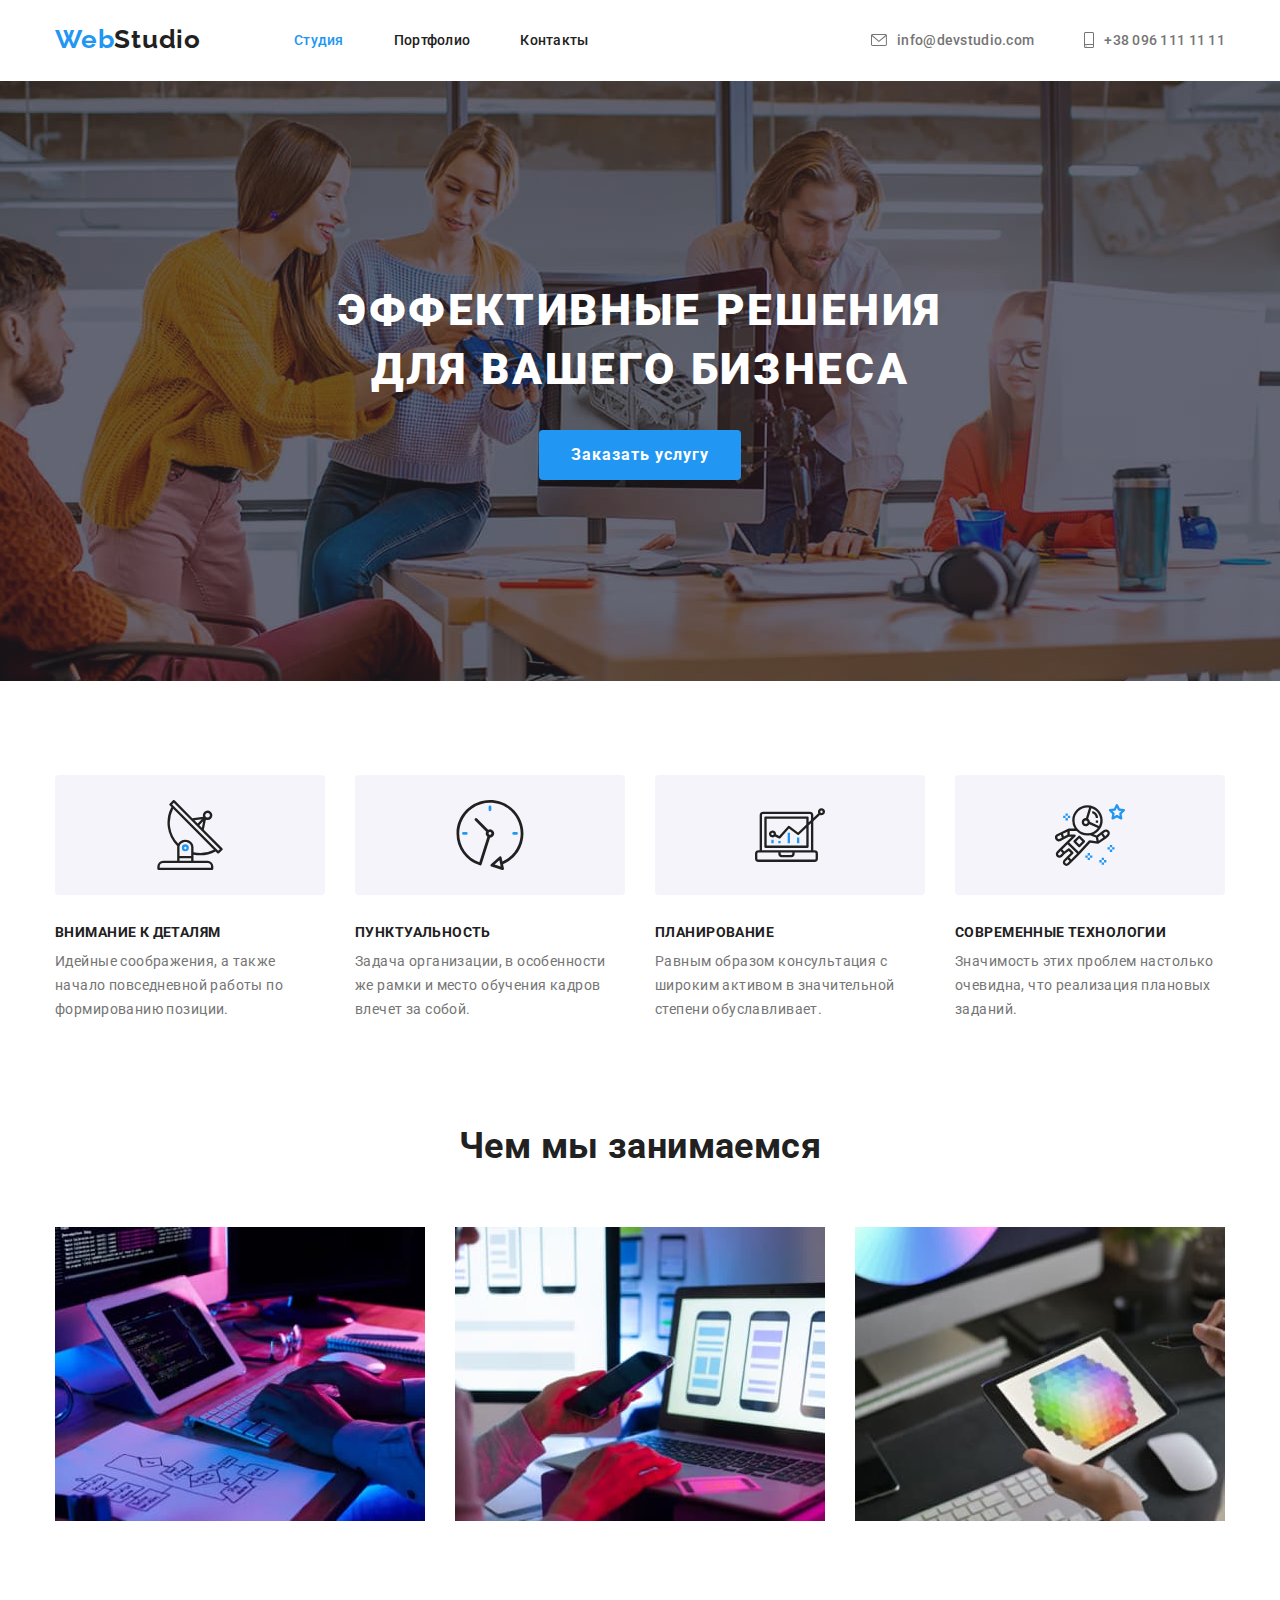
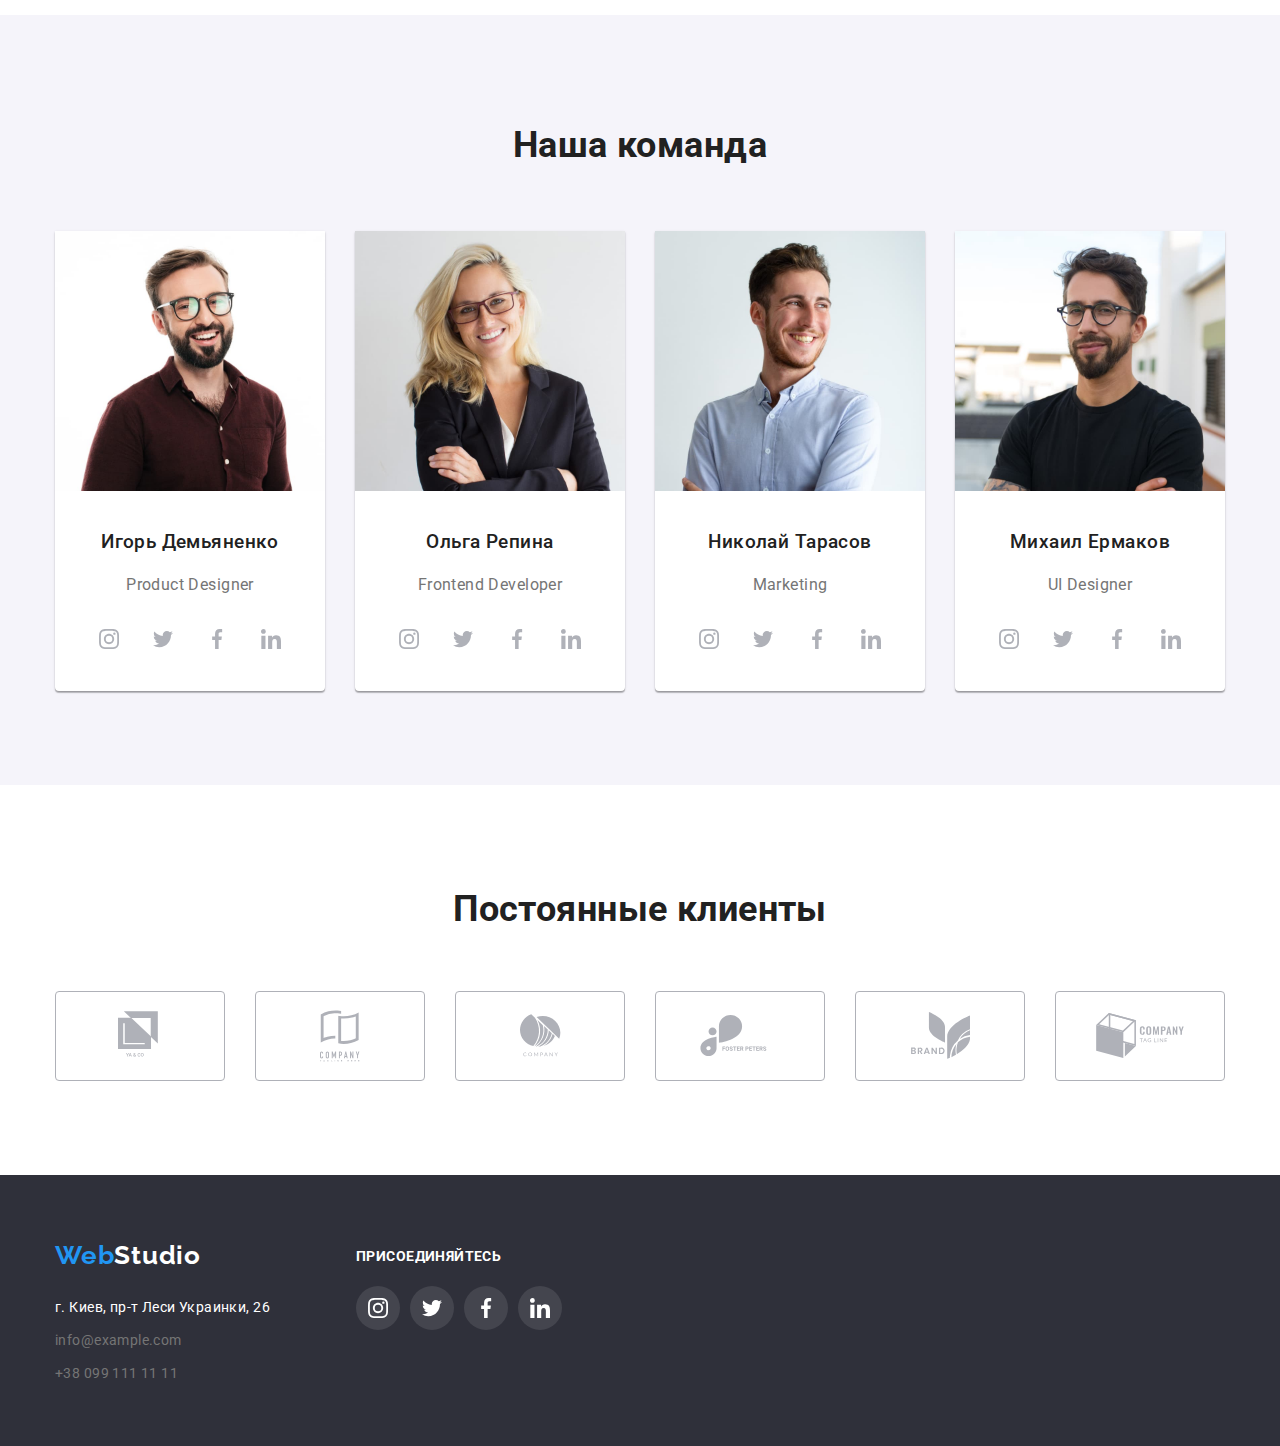
<file: index.html>
<!DOCTYPE html>
<html lang="ru">
<head>
    <meta charset="UTF-8">
    <meta name="viewport" content="width=device-width, initial-scale=1.0">
    <title>Document</title>
    <link rel="preconnect" href="https://cdnjs.cloudflare.com/ajax/libs/modern-normalize/1.0.0/modern-normalize.min.css">
    <link
        href="https://fonts.googleapis.com/css2?family=Raleway:wght@700&family=Roboto:ital,wght@0,400;0,500;0,900;1,700&display=swap"
        rel="stylesheet">
   
    
    <link rel="stylesheet" href="./css/style.css">
</head>
<body>
<!--Header-->
<header class="header">
    <div class="conteiner">
        <a href="./index.html" class="link"><span class="web-logo">Web</span><span class="logo-header">Studio</span></a>
        <nav>
        <ul class="list site-nav">
            <li class="item">
                <a href="./index.html" class="nav-header  current link">Студия</a>
            </li>
            <li class="item">
                <a href="./portfolio.html" class="nav-header link">Портфолио</a>
            </li>
            <li class="item">
                <a href="./contacts.html" class="nav-header link">Контакты</a>
            </li>
        </ul>
    </nav>
    <address class="header-contacts">
        <a href="mailto:info@devstudio.com" class="adress-header link item">
            
                <svg class="icon" width="16px" height="12px">
                    <use class="mail" href="./images/icon.svg#icon-envelope"></use>
                </svg>
                <span>info@devstudio.com</span></a>
        <a href="tel:+380961111111" class="adress-header link item">
            <svg class="icon" width="10px" height="16px">
                <use href="./images/icon.svg#icon-smartphone"></use>
            </svg>
            <span>+38 096 111 11 11</span></a>
    </address>
</div> 
</header>
<!--Main-->
<main>
    <section class="hero center">
        <div class="overlay link">
        <div class="title-hero">
            <h1 class="title">Эффективные решения для вашего бизнеса</h1>
        </div>
        <a href="" class="hero-link link center">Заказать услугу</a>
    </div>
    </section>
        <section class="company">
        <div class="conteiner">
        <h2 class="title-advantage visvally-hiden">преимущества компании</h2>
        <ul class="list list-company">
            <li class="adv-list">
                <div class="box">
                    <svg class="icon antenna">
                        <use href="./images/icon.svg#icon-antenna">
                        </use>
                    </svg>                    
                </div>
                <h3 class="title-list">Внимание к деталям</h3>
                <p class="point">Идейные соображения, а также начало повседневной работы по формированию позиции.</p>
            </li>
            <li class="adv-list"> 
                <div class="box">
                    <svg class="icon clock">
                        <use href="./images/icon.svg#icon-clock">
                        </use>
                    </svg>
                </div>
                <h3 class="title-list">Пунктуальность</h3>
                <p class="point">Задача организации, в особенности же рамки и место обучения кадров влечет за собой.</p>
            </li>
            <li class="adv-list">
                <div class="box">
                    <svg class="icon diagram">
                        <use href="./images/icon.svg#icon-diagram">
                        </use>
                    </svg>
                </div>
                <h3 class="title-list">Планирование</h3>
                <p class="point">Равным образом консультация с широким активом в значительной степени обуславливает.</p>
            </li>
            <li class="adv-list">
                <div class="box">
                    <svg class="icon astronaut">
                        <use href="./images/icon.svg#icon-astronaut">
                        </use>
                    </svg>
                </div>
                <h3 class="title-list">Современные технологии</h3>
                <p class="point">Значимость этих проблем настолько очевидна, что реализация плановых заданий.</p>
            </li>
        </ul>
    </div>
    </section>

<section class="work section">
    <div class="conteiner">
        <h2 class="center title-advantage">Чем мы занимаемся</h2>
        <ul class="list works">
            <li class="item-work">
                <a class="link-work" href="">
                    <img class="photo-works" src="./images/img1.jpg"  alt="человек печатает на ноутбуке"  width="100%">
                </a>
            </li>
            <li class="item-work">
                <a class="link-work" href="">
                    <img class="photo-works" src="./images/img2.jpg" alt="девушка  использует  телефон при работе с ноутбуком" width="100%">
                </a>
            </li>
            <li class="item-work">
                <a class="link-work" href="">
                    <img class="photo-works" src="./images/img3.jpg" alt="используется планшет для рисования" width="100%">
                </a>
            </li>
        </ul>
    </div>
    </section>
    <section class="team center section">
        <div class="conteiner">
            <h2 class="title-advantage center">Наша команда</h2>
            <ul class="list card-team">
                <li class="photo-team">
                    <img class="img-photo" src="./images/foto-product-designer.jpg" alt="специалист по дизайну продукта" width="100%">
                    <h3 class="title-item">Игорь Демьяненко</h3>
                    <p lang="en">Product Designer</p>
                    <div class="box-network">
                        <ul class="list list-network">
                            <li class="item-network">
                                <a class="link-icon" href="">
                                    <svg class="icon">
                                        <use href="./images/icon.svg#icon-instagram"></use>
                                    </svg>
                                </a>
                            </li>
                            <li class="item-network">
                                <a class="link-icon" href="">
                                    <svg class="icon">
                                        <use href="./images/icon.svg#icon-twitter"></use>
                                    </svg>
                                </a>
                            </li>
                            <li class="item-network">
                                <a class="link-icon" href="">
                                    <svg class="icon">
                                        <use href="./images/icon.svg#icon-facebook"></use>
                                    </svg>
                                </a>
                            </li>
                            <li class="item-network">
                                <a class="link-icon" href="">
                                    <svg class="icon">
                                        <use href="./images/icon.svg#icon-linkedin"></use>
                                    </svg>
                                </a>
                            </li>
                        </ul>
                    </div>
                </li>
                <li class="photo-team">
                    <img class="img-photo" src="./images/foto-frontend-developer.jpg" alt="специалист фронтент разработки" width="100%">
                    <h3 class="title-item">Ольга Репина</h3>
                    <p lang="en">Frontend Developer</p>
                    <div class="box-network">
                        <ul class="list list-network">
                            <li class="item-network">
                                <a class="link-icon" href="">
                                    <svg class="icon">
                                        <use href="./images/icon.svg#icon-instagram"></use>
                                    </svg>
                                </a>
                            </li>
                            <li class="item-network">
                                <a class="link-icon" href="">
                                    <svg class="icon">
                                        <use href="./images/icon.svg#icon-twitter"></use>
                                    </svg>
                                </a>
                            </li>
                            <li class="item-network">
                                <a class="link-icon" href="">
                                    <svg class="icon">
                                        <use href="./images/icon.svg#icon-facebook"></use>
                                    </svg>
                                </a>
                            </li>
                            <li class="item-network">
                                <a class="link-icon" href="">
                                    <svg class="icon">
                                        <use href="./images/icon.svg#icon-linkedin"></use>
                                    </svg>
                                </a>
                            </li>
                        </ul>
                    </div>
                </li>
                <li class="photo-team">
                    <img class="img-photo" src="./images/foto-marketing.jpg" alt="маркетолог" width="100%">
                    <h3 class="title-item">Николай Тарасов</h3>
                    <p lang="en">Marketing</p>
                    <div class="box-network">
                        <ul class="list list-network">
                            <li class="item-network">
                                <a class="link-icon" href="">
                                    <svg class="icon">
                                        <use href="./images/icon.svg#icon-instagram"></use>
                                    </svg>
                                </a>
                            </li>
                            <li class="item-network">
                                <a class="link-icon" href="">
                                    <svg class="icon">
                                        <use href="./images/icon.svg#icon-twitter"></use>
                                    </svg>
                                </a>
                            </li>
                            <li class="item-network">
                                <a class="link-icon" href="">
                                    <svg class="icon">
                                        <use href="./images/icon.svg#icon-facebook"></use>
                                    </svg>
                                </a>
                            </li>
                            <li class="item-network">
                                <a class="link-icon" href="">
                                    <svg class="icon">
                                        <use href="./images/icon.svg#icon-linkedin"></use>
                                    </svg>
                                </a>
                            </li>
                        </ul>
                    </div>
                </li>
                <li class="photo-team">
                    <img class="img-photo" src="./images/foto-ui-designer.jpg" alt="специалист по дизайну интерфейса" width="270">
                    <h3 class="title-item">Михаил Ермаков</h3>
                    <p lang="en">UI Designer</p>
                    <div class="box-network">
                        <ul class="list list-network">
                            <li class="item-network">
                                <a class="link-icon" href="">
                                    <svg class="icon">
                                        <use href="./images/icon.svg#icon-instagram"></use>
                                    </svg>
                                </a>
                            </li>
                            <li class="item-network">
                                <a class="link-icon" href="">
                                    <svg class="icon">
                                        <use href="./images/icon.svg#icon-twitter"></use>
                                    </svg>
                                </a>
                            </li>
                            <li class="item-network">
                                <a class="link-icon" href="">
                                    <svg class="icon">
                                        <use href="./images/icon.svg#icon-facebook"></use>
                                    </svg>
                                </a>
                            </li>
                            <li class="item-network">
                                <a class="link-icon" href="">
                                    <svg class="icon">
                                        <use href="./images/icon.svg#icon-linkedin"></use>
                                    </svg>
                                </a>
                            </li>
                        </ul>
                    </div> 
                </li>
            </ul>
        </div>
    </section>
        <section class="clients section">            
                <div class="conteiner">
                    <h2 class="title-advantage center">Постоянные клиенты</h2>
                    <ul class="clients-list list">
                        <li class="item-client company1"><a class="link-company" href=""><svg class="icon" width="44px" height="49px">
                                    <use href="./images/icon.svg#icon-company1">
                                    </use>
                                </svg></a></li>
                        <li class="item-client company2"><a class="link-company" href=""><svg class="icon" width="40px" height="52px">
                                    <use href="./images/icon.svg#icon-company2">
                                    </use>
                                </svg></a></li>
                        <li class="item-client company3"><a class="link-company" href=""><svg class="icon" width="41px" height="43px">
                                    <use href="./images/icon.svg#icon-company3">
                                    </use>
                                </svg></a></li>
                        <li class="item-client company4"><a class="link-company" href=""><svg class="icon" width="79.66px" height="42.02">
                                    <use href="./images/icon.svg#icon-company4">
                                    </use>
                                </svg></a></li>
                        <li class="item-client company5"><a class="link-company" href=""><svg class="icon" width="59px" height="47px">
                                    <use href="./images/icon.svg#icon-company5">
                                    </use>
                                </svg></a></li>
                        <li class="item-client company5"><a class="link-company" href=""><svg class="icon" width="88.5px" height="45.5px">
                                    <use href="./images/icon.svg#icon-company6">
                                    </use>
                                </svg></a></li>
                    </ul>
                </div>
        </section>
         
</main>
<!--Footer-->
<footer class="footer">
    <div class="conteiner">
    <div class="box-logo">
        <div class="logotype">
            <a href="./index.html" class="link"><span class="web-logo link">Web</span><span
                    class="logo-footer">Studio</span></a>
        </div>
        <address class="link contacts">
            <p class="link footer-addres">г. Киев, пр-т Леси Украинки, 26</p>
            <ul class="list footer-contacts">
                <li class="footer-list">
                    <a href="mielto:info@example.com" class="link">info@example.com</a>
                </li>
                <li class="footer-list">
                    <a href="tel:+380991111111" class="link">+38 099 111 11 11</a>
                </li>
            </ul>
        </address>
    </div>
    <div class="networks">
        <p class="paragraph">присоединяйтесь</p>
        <ul class="list icon-footer">
            <li class="icon-item">
                <a  class="link" href=""><svg class="icon" width="20" height="20">
                    <use href="./images/icon.svg#icon-instagram"></use>
                </svg></a>
            </li>
            <li class="icon-item">
                <a  class="link" href="">
                    <svg class="icon" width="20" height="20">
                        <use href="./images/icon.svg#icon-twitter"></use>
                    </svg></a>
            </li>
            <li class="icon-item">
                <a  class="link" href=""><svg class="icon" width="20" height="20">
                    <use href="./images/icon.svg#icon-facebook"></use>
                </svg></a>
            </li>
            <li class="icon-item">
                <a  class="link" href=""><svg class="icon" width="20" height="20">
                    <use href="./images/icon.svg#icon-linkedin"></use>
                </svg></a>
            </li>
        </ul>        
    </div>
</div>
</footer>
</body>
</html>
</file>
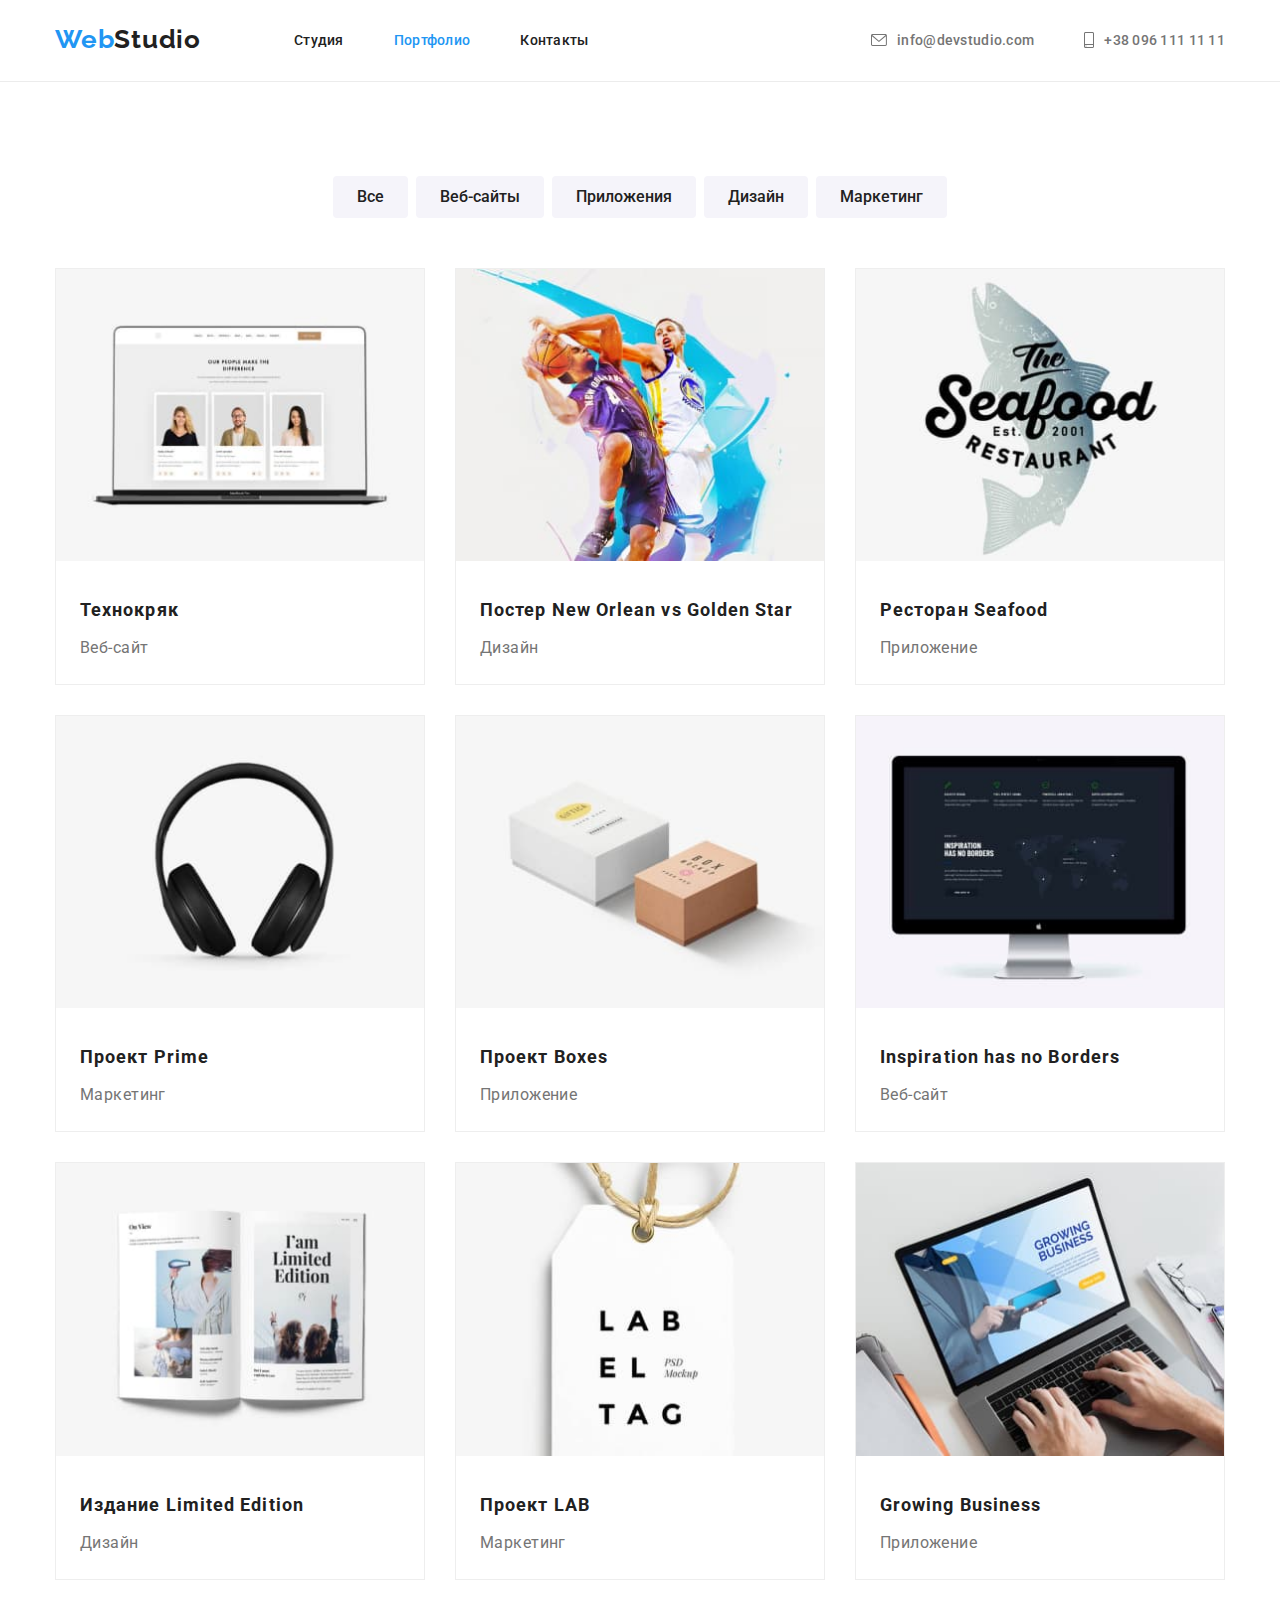
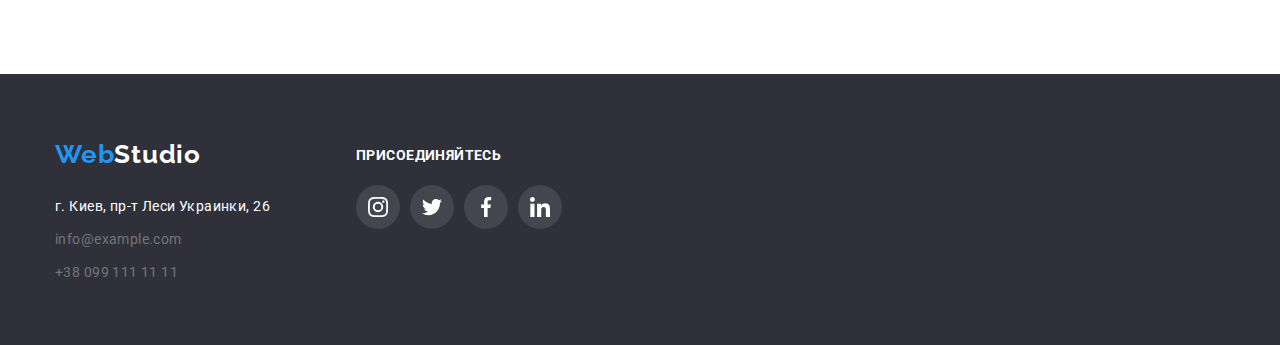
<file: portfolio.html>
<!DOCTYPE html>
<html lang="ru">

<head>
    <meta charset="UTF-8">
    <meta name="viewport" content="width=device-width, initial-scale=1.0">
    <title>Document</title>
    <link
        href="https://fonts.googleapis.com/css2?family=Raleway:wght@700&family=Roboto:ital,wght@0,400;0,500;0,900;1,700&display=swap"
        rel="stylesheet">
    <link rel="preconnect"
        href="https://cdnjs.cloudflare.com/ajax/libs/modern-normalize/1.0.0/modern-normalize.min.css">

    <link rel="stylesheet" href="./css/style.css">
</head>

<body>
    <!--Header-->
<header class="header header-portfolio">
    <div class="conteiner display-header">
        <a href="./index.html" class="link"><span class="web-logo">Web</span><span class="logo-header">Studio</span></a>
        <nav>
            <ul class="list site-nav">
                <li class="item">
                    <a href="./index.html" class="nav-header link">Студия</a>
                </li>
                <li class="item">
                    <a href="./portfolio.html" class="nav-header current  link">Портфолио</a>
                </li>
                <li class="item">
                    <a href="./contacts.html" class="nav-header link">Контакты</a>
                </li>
            </ul>
        </nav>
        <address class="header-contacts">
            <a href="mailto:info@devstudio.com" class="adress-header link item">
        
                <svg class="icon" width="16px" height="12px">
                    <use class="mail" href="./images/icon.svg#icon-envelope"></use>
                </svg>
                <span>info@devstudio.com</span></a>
            <a href="tel:+380961111111" class="adress-header link item">
                <svg class="icon" width="10px" height="16px">
                    <use href="./images/icon.svg#icon-smartphone"></use>
                </svg>
                <span>+38 096 111 11 11</span></a>
        </address>
    </div>
</header>
    <!--Main-->
    <main class="portfolio">
        <h1 class="visvally-hiden">Страница портфолио</h1>        
      <section class="section">
        <h2 class="visvally-hiden">Cектор фильтра</h2> 
        <div class="conteiner filter">
            <ul class="list buttons">
                <li class="button-list">
                    <button type="button" class="button-portfolio">Все</button>
                </li>
                <li class="button-list">
                    <button type="button" class="button-portfolio">Веб-сайты</button>
                </li>
                <li  class="button-list">
                    <button type="button" class="button-portfolio">Приложения</button>
                </li>
                <li class="button-list">
                    <button type="button" class="button-portfolio">Дизайн</button>
                </li>
                <li class="button-list">
                    <button type="button" class="button-portfolio">Маркетинг</button>
                </li>
            </ul>
            <ul class="list-portfolio list">
                <li class="item-portfolio">
                    <a class="link-portfolio" href="">
                        <img class="photo" src="./images/techno-pig.jpg" alt="Открытый ноутбук, на экране которого страница команды"
                            width="100%">
                        <div class="box-card">
                            <h3 class="title-portfolio">Технокряк</h3>
                            <p class="paragraph-portfolio">Веб-сайт</p>
                        </div>
                    </a>
                </li>
                <li class="item-portfolio">
                    <a class="link-portfolio" href="">
                        <img class="photo" src="./images/poster-new-orlean-vs-golden-star.jpg" alt="Два боскедболиста" width="100%">
                        <div class="box-card">
                            <h3 class="title-portfolio">Постер <span lang="en">New Orlean vs Golden Star</span></h3>
                            <p class="paragraph-portfolio">Дизайн</p>
                        </div>
                    </a>
                </li>
                <li class="item-portfolio">
                    <a class="link-portfolio" href="">
                        <img class="photo" src="./images/restaurant-seafood.jpg" alt="Эмблема рыбного ресторана" width="100%">
                        <div class="box-card">
                            <h3 class="title-portfolio">Ресторан <span lang="en">Seafood</span></h3>
                            <p class="paragraph-portfolio">Приложение</p>
                        </div>
                    </a>
                </li>
                <li class="item-portfolio">
                    <a class="link-portfolio" href="">
                        <img class="photo" src="./images/project-prime.jpg" alt="Безпроводные наушники" width="100%">
                        <div class="box-card">
                            <h3 class="title-portfolio">Проект <span lang="en">Prime</span></h3>
                            <p class="paragraph-portfolio">Маркетинг</p>
                        </div>
                    </a>
                </li>
                <li class="item-portfolio">
                    <a class="link-portfolio" href="">
                        <img class="photo" src="./images/project-boxes.jpg" alt="Две коробки" width="100%">
                        <div class="box-card">
                            <h3 class="title-portfolio">Проект <span lang="en">Boxes</span></h3>
                            <p class="paragraph-portfolio">Приложение</p>
                        </div>
                    </a>                           
                </li>
                <li class="item-portfolio">
                    <a class="link-portfolio" href="">
                        <img class="photo" src="./images/inspiration-has-no-borders.jpg" alt="Монитор" width="100%">
                        <div class="box-card">
                            <h3 class="title-portfolio"><span lang="en">Inspiration has no Borders</span></h3>
                            <p class="paragraph-portfolio">Веб-сайт</p>
                        </div>
                    </a>
                </li>
                <li class="item-portfolio">
                    <a class="link-portfolio" href="">
                        <img class="photo" src="./images/limited-edition.jpg" alt="Переодическое издание" width="100%">
                        <div class="box-card">
                            <h3 class="title-portfolio">Издание <span lang="en">Limited Edition</span></h3>
                            <p class="paragraph-portfolio">Дизайн</p>
                        </div>
                    </a>
                </li>
                <li class="item-portfolio">
                    <a class="link-portfolio" href=""><img class="photo" src="./images/project-lab.jpg" alt="Бейдж с логотипом" width="100%">
                    <div class="box-card">
                        <h3 class="title-portfolio">Проект <span lang="en">LAB</span></h3>
                        <p class="paragraph-portfolio">Маркетинг</p>
                    </div></a>
                </li>
                <li class="item-portfolio">
                   <a class="link-portfolio" href=""><img class="photo" src="./images/growing-business.jpg" alt="Работа в сайте за ноутбуком" width="100%">
                <div class="box-card">
                    <h3 class="title-portfolio"><span lang="">Growing Business</span></h3>
                    <p class="paragraph-portfolio">Приложение</p>
                </div></a>
                </li>
            </ul>
        </div>
      </section>
    </main>
    <!--Footer-->
<footer class="footer">
    <div class="conteiner">
        <div class="box-logo">
            <div class="logotype">
                <a href="./index.html" class="link"><span class="web-logo link">Web</span><span
                        class="logo-footer">Studio</span></a>
            </div>
            <address class="link contacts">
                <p class="link footer-addres">г. Киев, пр-т Леси Украинки, 26</p>
                <ul class="list footer-contacts">
                    <li class="footer-list">
                        <a href="mielto:info@example.com" class="link">info@example.com</a>
                    </li>
                    <li class="footer-list">
                        <a href="tel:+380991111111" class="link">+38 099 111 11 11</a>
                    </li>
                </ul>
            </address>
        </div>
        <div class="networks">
            <p class="paragraph">присоединяйтесь</p>
            <ul class="list icon-footer">
                <li class="icon-item">
                    <a class="link" href=""><svg class="icon" width="20" height="20">
                            <use href="./images/icon.svg#icon-instagram"></use>
                        </svg></a>
                </li>
                <li class="icon-item">
                    <a class="link" href="">
                        <svg class="icon" width="20" height="20">
                            <use href="./images/icon.svg#icon-twitter"></use>
                        </svg></a>
                </li>
                <li class="icon-item">
                    <a class="link" href=""><svg class="icon" width="20" height="20">
                            <use href="./images/icon.svg#icon-facebook"></use>
                        </svg></a>
                </li>
                <li class="icon-item">
                    <a class="link" href=""><svg class="icon" width="20" height="20">
                            <use href="./images/icon.svg#icon-linkedin"></use>
                        </svg></a>
                </li>
            </ul>
        </div>
    </div>
</footer>
</body>

</html>
</file>
<file: css/style.css>
html {
  box-sizing: border-box;
}

*,
*::before,
*::after {
  box-sizing: inherit;
}

:root {
  --primari-title: #212121;
  --second-title: #ffffff;
  --backgroung-white: #ffffff;
  --primari-background: #e5e5e5;
  --second-background: #f5f4fa;
  --acccent-color: #2196f3;
  --text-color: #757575;
  --footer-contacts-color: rgba(255, 255, 255, 0.6);
  --dark-background: #2f303a;
  --border-color-card: #eeeeee;
  --border-header: #ececec;
  --icon-color-second: #afb1b8;
  --icon-color: rgba(255, 255, 255, 0.1);
  --background-hero: #c4c4c4;
}

/* Сброс стилей и основные стили*/
.link {
  text-decoration: none;
  color: inherit;
  font-style: normal;
}

.list {
  list-style: none;
  margin-top: 0;
  margin-bottom: 0;
  padding-left: 0;
}

body {
  font-family: Roboto, sans-serif;
  font-size: 14px;
  font-weight: 400;
  line-height: 1.7;
  letter-spacing: 0.03em;

  color: var(--text-color);

  margin: 0;
}

.center {
  text-align: center;
}

.header .current {
  color: var(--acccent-color);
}

.section {
  padding-top: 94px;
  padding-bottom: 94px;
}

.conteiner {
  width: 1200px;
  padding-left: 15px;
  padding-right: 15px;
  margin-left: auto;
  margin-right: auto;
}

/* Визуально скрытый элемент */
.visvally-hiden {
  position: absolute;
  clip: rect(0 0 0 0);
  width: 1px;
  height: 1px;
  margin: 0;
}

/* Logo  */
.web-logo {
  color: var(--acccent-color);
}

.logo-header {
  color: var(--primari-title);
  margin-right: 93px;
}

.logo-footer {
  color: var(--second-title);
}

.web-logo,
.logo-header,
.logo-footer {
  font-family: "Raleway", sans-serif;
  font-weight: 700;
  font-size: 26px;
  line-height: 1.6;
  letter-spacing: 0.03em;
}

/* header */
.header {
  background-color: var(--backgroung-white);
}

.nav-header {
  display: flex;
  padding-top: 32px;
  padding-bottom: 32px;
}

.site-nav {
  display: flex;
}

.header .item:not(:nth-last-child(1)) {
  margin-right: 50px;
}

.header .conteiner {
  display: flex;
  align-items: center;

  font-weight: 500;
  line-height: 1.18;
  letter-spacing: 0.02em;
}

.nav-header:hover,
.nav-header:focus {
  color: var(--acccent-color);
}

.nav-header {
  display: flex;
  align-items: center;
  color: var(--primari-title);
}

.header-contacts {
  display: flex;
  align-items: center;
  height: 16px;
  margin-left: auto;
}

.adress-header {
  display: inline-flex;
  align-items: center;
  height: 100%;
  padding-top: 32px;
  padding-bottom: 32px;
  fill: currentColor;
}

.adress-header:hover,
.adress-header:focus {
  color: var(--acccent-color);
}

.header-contacts .icon {
  margin-right: 10px;
}

/* footer */

.footer .conteiner {
  display: flex;
}

.footer {
  background-color: var(--dark-background);
  padding: 60px 0;
}

.logotype {
  margin-bottom: 20px;
}

.contacts {
  display: block;
  width: 231px;
}

.footer-addres {
  display: flex;
  margin-top: 0;
  color: var(--second-title);
  margin-bottom: 9px;
}

.footer-list:not(:last-child) {
  display: block;
  margin-bottom: 9px;
}

.box-logo {
  margin-right: 70px;
}

.networks {
  padding-top: 12px;
}

.networks .paragraph {
  font-size: 14px;
  font-weight: 700;
  line-height: 1.4;
  color: var(--second-title);
  text-transform: uppercase;

  margin-top: 0;
  margin-bottom: 0;
  margin-bottom: 20px;
}

.icon-footer {
  display: flex;
}

.icon-footer .icon-item {
  display: inline-block;
  width: 44px;
  height: 44px;
}

.icon-footer .link {
  display: flex;
  align-items: center;
  justify-content: center;
  width: 100%;
  height: 100%;
  box-sizing: border-box;
  border-radius: 50%;
  background-color: var(--icon-color);
}

.footer .icon {
  fill: var(--second-title);
}

.icon-footer .link:hover,
.icon-footer .link:focus {
  background-color: var(--acccent-color);
}

.icon-footer .icon-item:not(:nth-last-child(1)) {
  margin-right: 10px;
}

/* Герой */
.overlay {
  max-width: 1600px;
  height: 600px;
  margin-left: auto;
  margin-right: auto;

  background-color: var(--background-hero);
  background-image: linear-gradient(
      to right,
      rgba(47, 48, 58, 0.4),
      rgba(47, 48, 58, 0.4)
    ),
    url(../images/overlay.jpg);

  background-repeat: no-repeat;
  background-position: center;
  background-size: cover;

  padding: 200px;
}

.title {
  color: var(--second-title);
  font-weight: 900;
  font-size: 44px;
  line-height: 1.36;
  letter-spacing: 0.06em;
  text-transform: uppercase;

  margin-left: auto;
  margin-right: auto;
  margin-top: 0;
  margin-bottom: 30px;
}

.title-hero {
  width: 696px;
  margin: 0 auto;
}

.hero-link {
  font-size: 16px;
  font-weight: 700;
  line-height: 1.88;
  text-align: center;
  letter-spacing: 0.06em;

  color: var(--second-title);
  background-color: var(--acccent-color);

  display: inline-block;
  flex-basis: 200px;
  border: 0;
  border-radius: 4px;
  padding: 10px 32px;
}

/*  преимуществa компании*/
.company {
  padding-top: 94px;
}

.title-advantage,
.title-list {
  color: var(--primari-title);
}

.title-advantage {
  font-size: 36px;
  font-weight: 700;

  margin-top: 0;
  margin-bottom: 50px;
}

.company .list-company {
  display: flex;
  justify-content: space-around;
  margin-left: -30px;
}

.adv-list {
  width: calc((100% - 90px) / 4);
}

.adv-list {
  margin-left: 30px;
}

.title-list {
  font-weight: 700;
  font-size: 14px;
  line-height: 1.14;
  text-transform: uppercase;

  margin-top: 0;
  margin-bottom: 10px;
}

.company .point {
  line-height: 1.7;

  margin-top: 0;
  margin-bottom: 0;
}

.box {
  display: flex;
  align-items: center;
  justify-content: center;

  background-color: var(--second-background);
  width: 100%;
  height: 120px;
  margin-bottom: 30px;
  border-radius: 4px;
}

.adv-list .icon {
  width: 70px;
  height: 70px;
}

.adv-list .list-network {
  display: flex;
  align-items: center;
  justify-content: center;
  width: auto;

  background: var(--second-background);
  border-radius: 4px;
  margin-bottom: 30px;
}

/* Works */
.works {
  display: flex;
  justify-content: space-between;
}

.works .item-work {
  width: calc((100% - 60px) / 3);
}

.works .link-work {
  display: flex;
  width: 100%;
  height: 100%;
  padding-bottom: 0;
}

.photo-works {
  width: 100%;
  height: 100%;
}

/* team */
.team {
  font-size: 16px;
  line-height: 2;

  background-color: var(--second-background);
}

.photo-team .title-item {
  font-weight: 500;
  line-height: 1.14;

  color: var(--primari-title);

  margin-top: 0;
  margin-bottom: 10px;
}

.card-team {
  display: flex;
  justify-content: space-between;
}

.card-team .photo-team {
  border: 0;
  width: calc((100% - 90px) / 4);
  padding-bottom: 30px;
  box-shadow: 0px 1px 3px rgba(0, 0, 0, 0.12), 0px 1px 1px rgba(0, 0, 0, 0.14),
    0px 2px 1px rgba(0, 0, 0, 0.2);
  border-radius: 0px 0px 4px 4px;
  background-color: var(--backgroung-white);
}

.team .img-photo {
  margin-bottom: 30px;
  width: 100%;
}

.photo-team .list-network {
  display: flex;
  flex-basis: 100%;
  padding-left: 32px;
  padding-right: 32px;
  justify-content: space-between;
}

.photo-team .icon {
  box-sizing: border-box;
  width: 20px;
  height: 20px;
  border: 0;

  color: var(--icon-color-second);
}

.photo-team .list {
  display: flex;
}

.list-network .item-network {
  display: inline-block;
  width: 44px;
  height: 44px;
}

.list-network .link-icon {
  display: flex;
  width: 100%;
  height: 100%;
  border-radius: 50%;
  align-items: center;
  justify-content: center;
  color: var(--icon-color-second);
  fill: currentColor;
}

.list-network .link-icon:hover,
.list-network .link-icon:focus {
  background-color: var(--acccent-color);
  fill: var(--second-background);
}

/* clients */
.clients-list {
  display: flex;
  margin-left: -30px;
  height: 90px;
}

.item-client {
  display: flex;
  width: calc((100% - 150px) / 6);
  height: 100%;
  margin-left: 30px;
}

.item-client .link-company {
  display: flex;
  align-items: center;
  justify-content: center;
  width: 100%;
  height: 100%;
  color: var(--icon-color-second);
  border: 1px solid var(--icon-color-second);
  border-radius: 4px;
  fill: currentColor;
}

.item-client .link-company:hover,
.item-client .link-company:focus {
  color: var(--acccent-color);
  border: 1px solid var(--acccent-color);
}

/* Страница пoртфолио */
/* кнопки */
.portfolio .buttons {
  display: flex;
  justify-content: center;
  margin-bottom: 50px;
  margin-left: -8px;
}

.filter {
  display: block;
}

.button-portfolio {
  display: block;
  font-family: Roboto, sans-serif;

  font-size: 16px;
  font-weight: 500;
  line-height: 1.63;

  background-color: var(--second-background);
  color: var(--primari-title);

  border: 2px solid transparent;
  padding: 6px 22px;
  border-radius: 4px;
  border-radius: 4px;
  margin-bottom: 0;

  cursor: pointer;
}

.button-list {
  margin-left: 8px;
}

.button-portfolio:hover,
.button-portfolio:focus {
  background-color: var(--acccent-color);
  color: var(--second-title);

  border-radius: 4px;
  box-shadow: 0px 2px 2px 0px rgba(0, 0, 0, 0.12),
    0px 1px 2px 0px rgba(0, 0, 0, 0.08), 0px 3px 1px 0px rgba(0, 0, 0, 0.1);
}

/* работы портфолио */
.portfolio {
  box-sizing: border-box;
}

.header-portfolio {
  border-bottom: 1px solid var(--border-header);
}

.list-portfolio {
  font-size: 16px;
  line-height: 2;

  display: flex;
  flex-wrap: wrap;

  margin: -30px 0 0 -30px;

  background-color: var(--backgroung-white);
  border: 0;
}

.item-portfolio {
  border: 0;
  max-width: calc(100% / 3 - 30px);

  margin: 30px 0 0 30px;
}

.link-portfolio {
  display: inline-block;
  width: 100%;
  height: 100%;
  border: 1px solid var(--border-color-card);

  text-decoration: none;
  color: inherit;
  font-style: normal;
}

.photo {
  width: 100%;
}

.item-portfolio .link-portfolio:focus,
.item-portfolio .link-portfolio:hover {
  border: 1px solid var(--border-color-card);
  box-shadow: 1px 4px 6px 0px rgba(0, 0, 0, 0.16);
  box-shadow: 0px 4px 4px 0px rgba(0, 0, 0, 0.06);
  box-shadow: 0px 1px 1px 0px rgba(0, 0, 0, 0.12);
}

.box-card {
  padding: 20px 24px;
}

.box-card .paragraph-portfolio {
  display: flex;
  margin-top: 0;
  margin-bottom: 0;
}

.title-portfolio {
  font-size: 18px;
  font-weight: 700;
  letter-spacing: 0.06em;

  color: var(--primari-title);
  margin-top: 0;
  margin-bottom: 4px;
}
</file>
